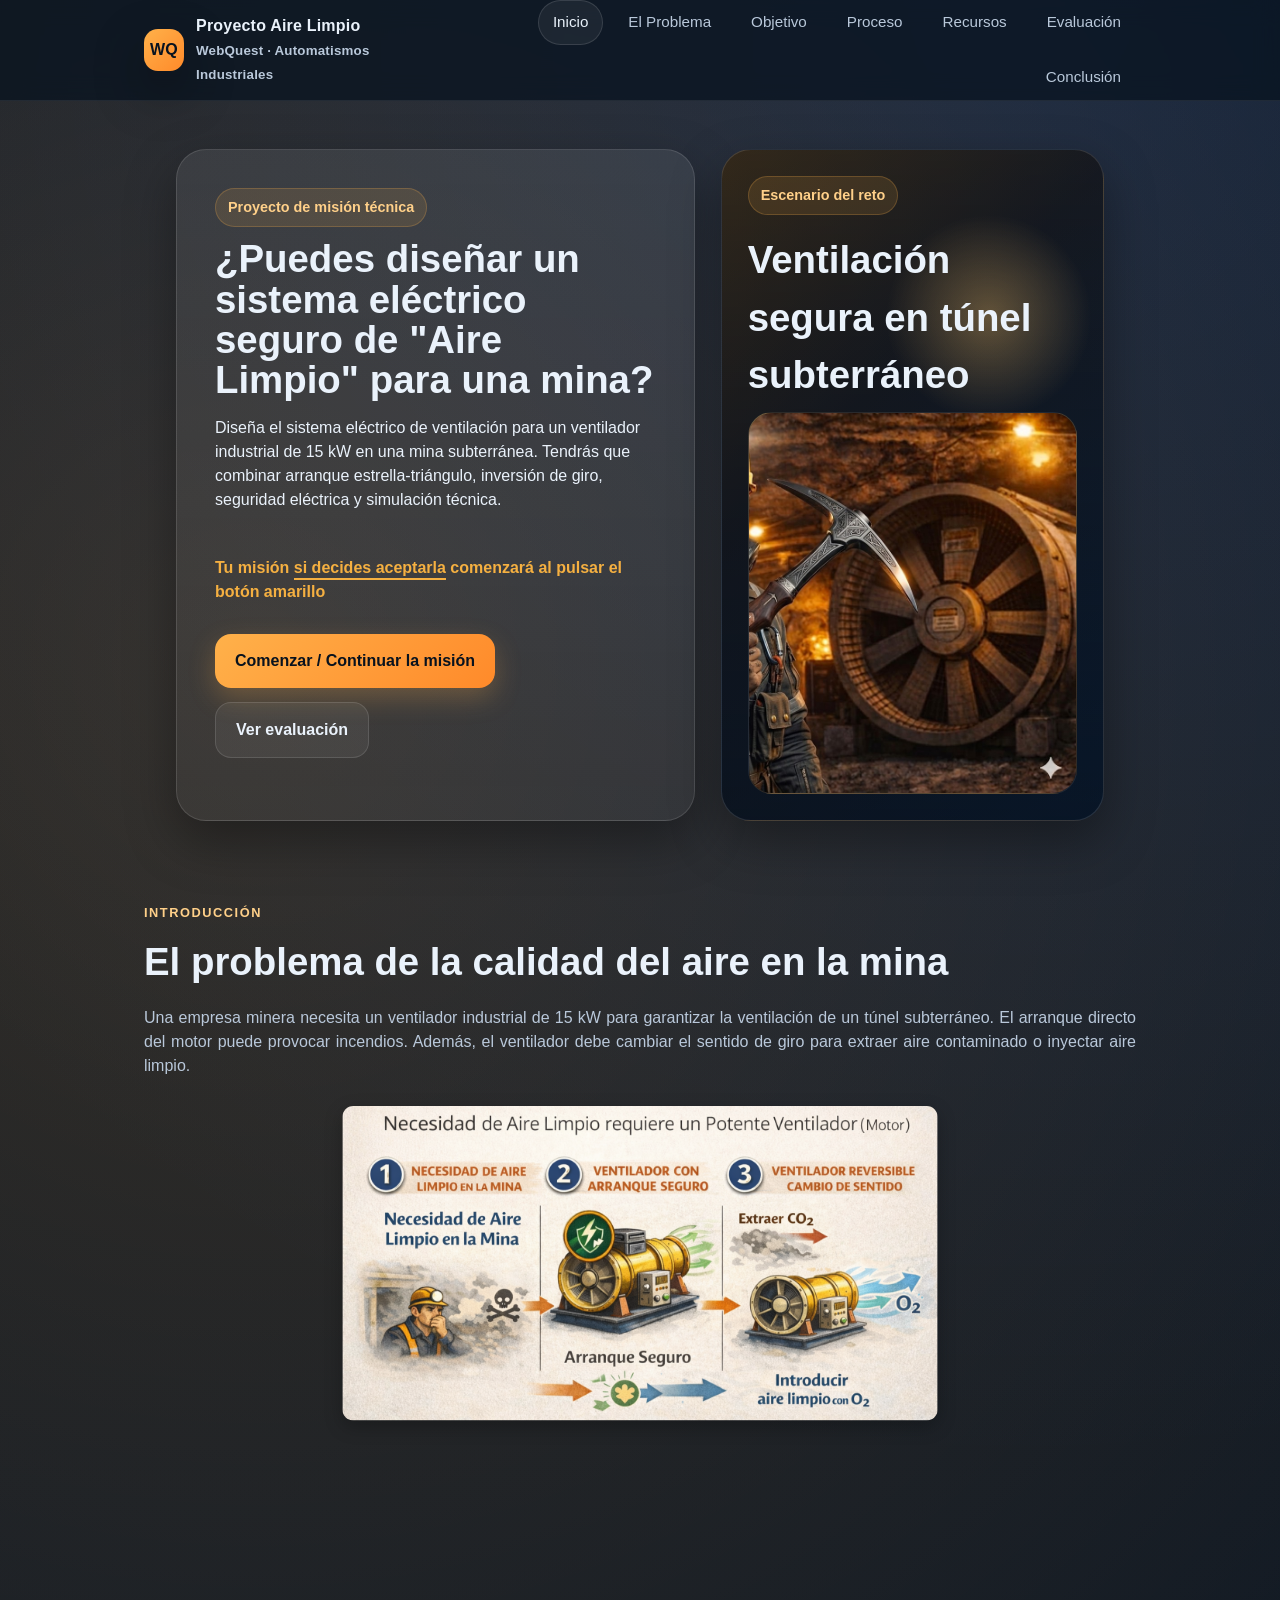
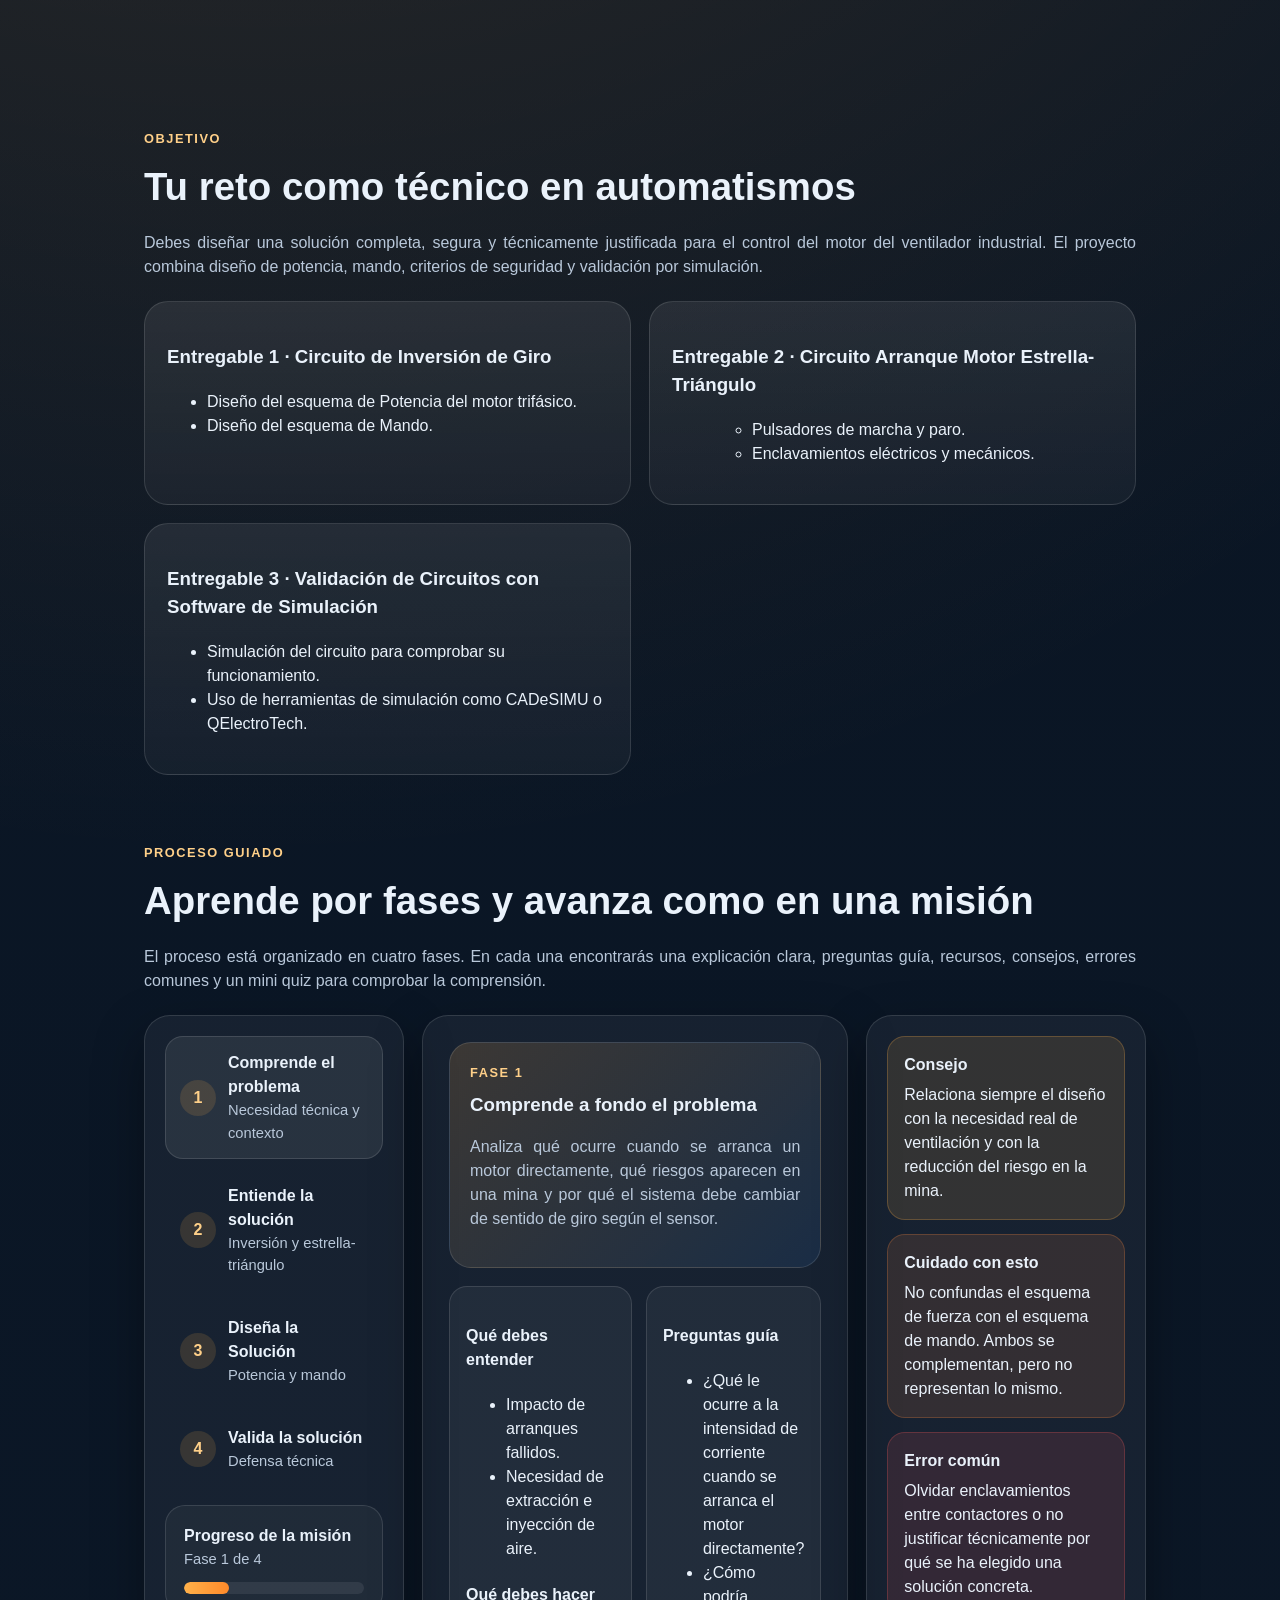
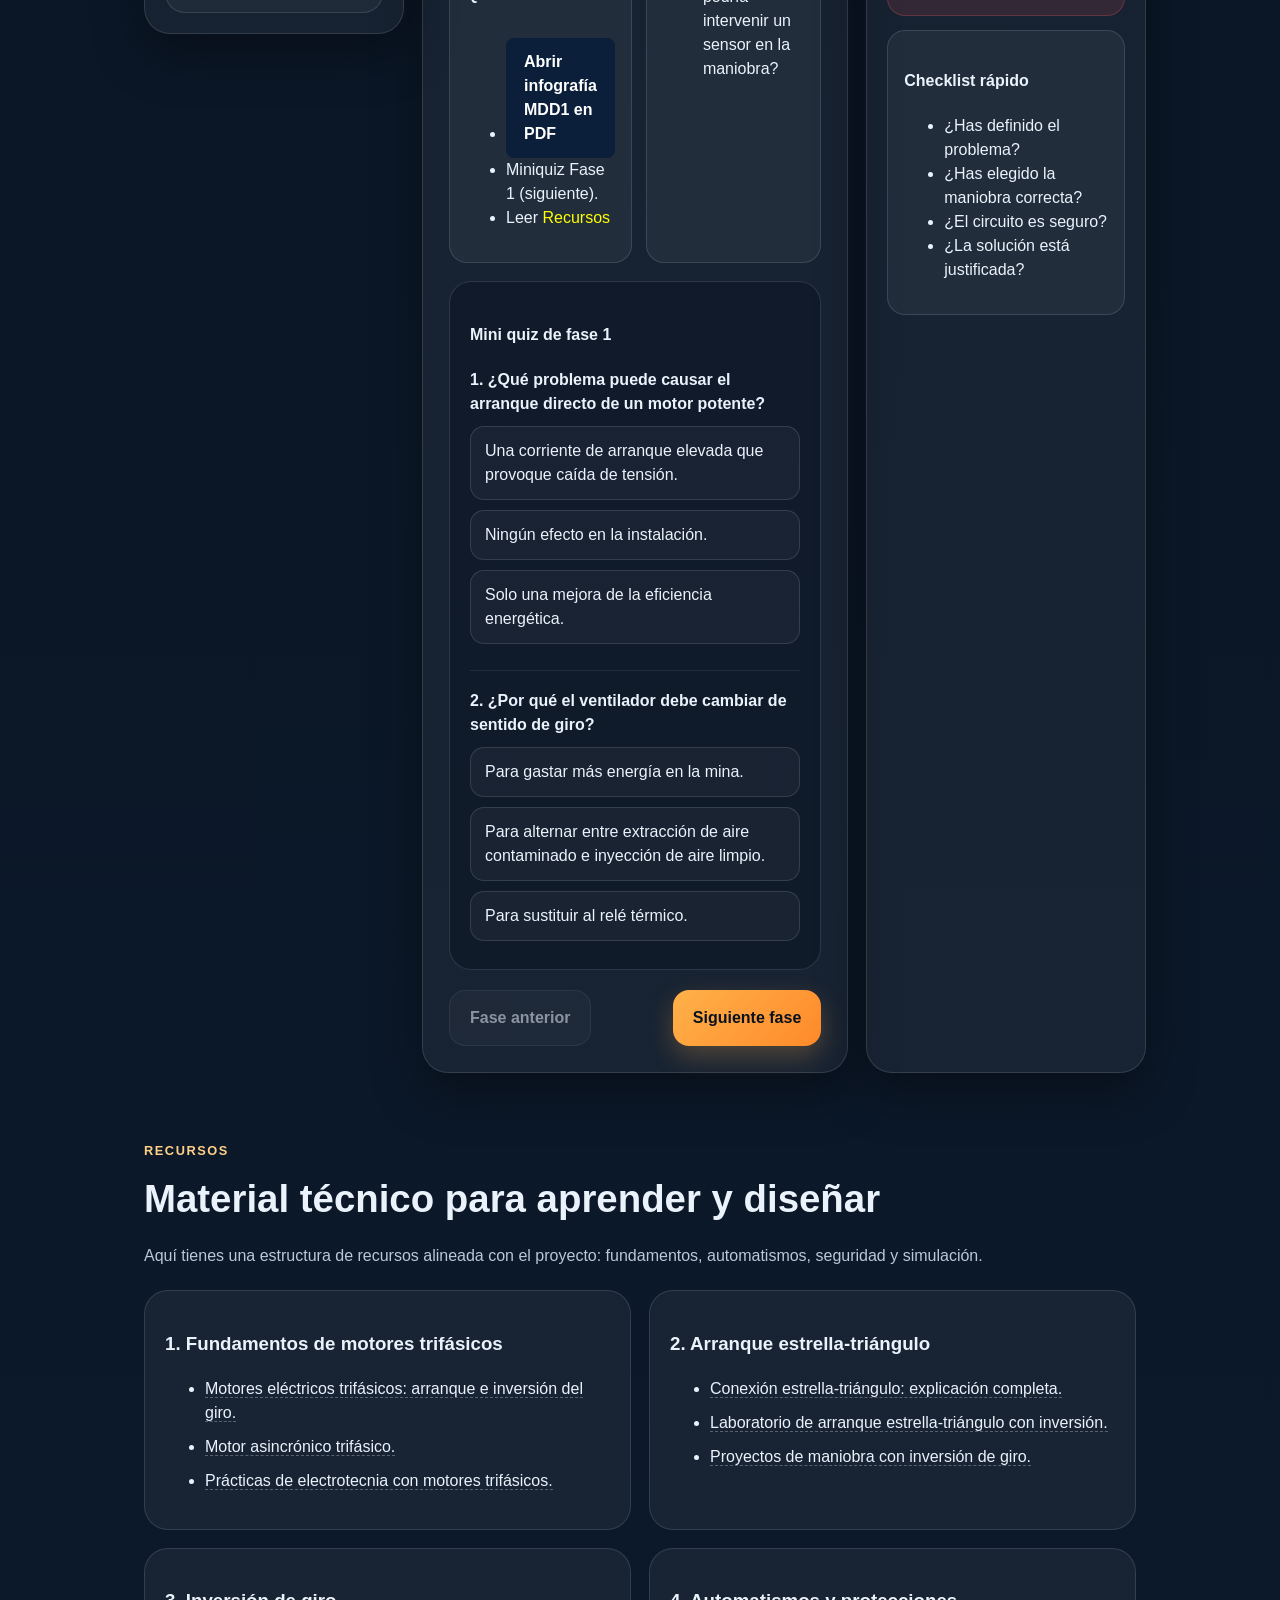
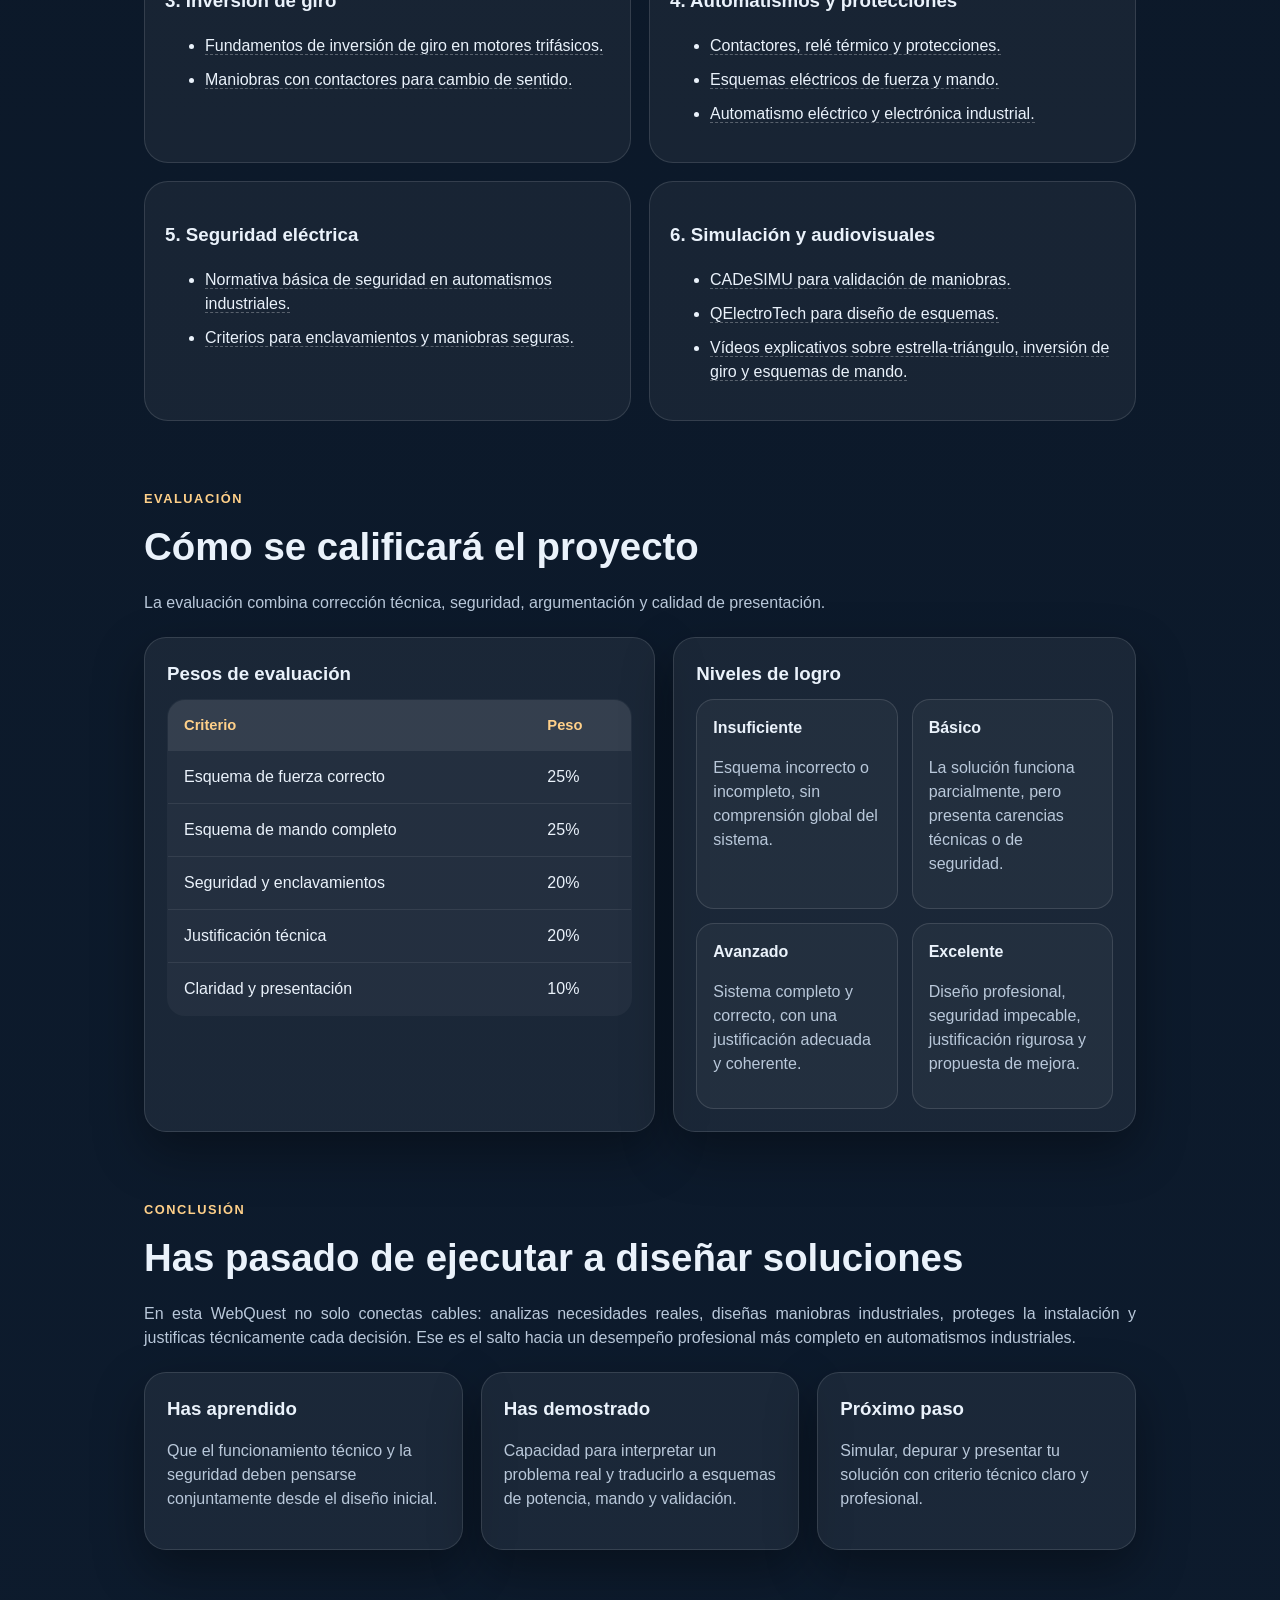
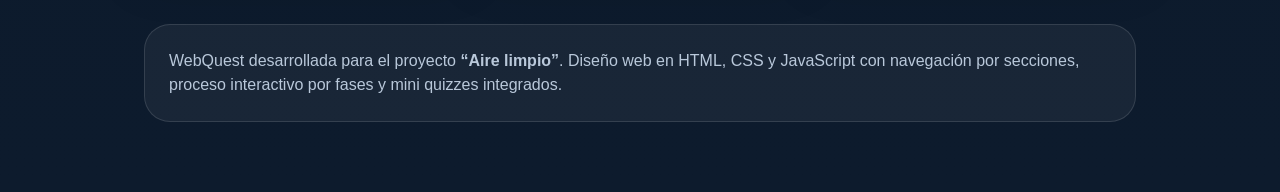
<file: index.html>
<!DOCTYPE html>
<html lang="es">
<head>
  <meta charset="UTF-8" />
  <meta name="viewport" content="width=device-width, initial-scale=1.0" />
  <title>WebQuest · Proyecto Aire Limpio</title>
  <meta name="description" content="WebQuest del proyecto Aire Limpio: diseño del sistema eléctrico de ventilación en una mina." />
  <link rel="stylesheet" href="styles.css" />
</head>
<body>
  <header class="topbar">
    <div class="container topbar-inner">
      <div class="brand">
        <div class="brand-badge">WQ</div>
        <div>
          <div>Proyecto Aire Limpio</div>
          <small class="brand-subtitle">WebQuest · Automatismos Industriales</small>
        </div>
      </div>
      <nav class="nav" id="nav">
        <a href="#inicio" class="active">Inicio</a>
        <a href="#introduccion">El Problema</a>
        <a href="#tarea">Objetivo</a>
        <a href="#proceso">Proceso</a>
        <a href="#recursos">Recursos</a>
        <a href="#evaluacion">Evaluación</a>
        <a href="#conclusion">Conclusión</a>
      </nav>
    </div>
  </header>

  <main>
    <section class="hero" id="inicio">
      <div class="container hero-grid">
        <article class="hero-card">
          <div>
            <div class="eyebrow">Proyecto de misión técnica</div>
            <h1>¿Puedes diseñar un sistema eléctrico seguro de "Aire Limpio" para una mina?</h1>
            <p class="lead">
              Diseña el sistema eléctrico de ventilación para un ventilador industrial de 15 kW en una mina subterránea. Tendrás que combinar arranque estrella-triángulo, inversión de giro, seguridad eléctrica y simulación técnica.
            </p>
            <div class="cta-row">
             <p>
            <span class="highlight">
            Tu misión <span class="underline">si decides aceptarla</span>
            </span>
             <span class="highlight">
            comenzará al pulsar el botón amarillo
            </span>
            </p>
              <button class="btn btn-primary" id="startMission">Comenzar / Continuar la misión</button>
              <a class="btn btn-secondary" href="#evaluacion">Ver evaluación</a>
            </div>
          </div>
        </article>
        <aside class="visual-card" aria-label="Ilustración conceptual de mina con ventilador">
          <div>
            <div class="eyebrow">Escenario del reto</div>
            <h2 class="visual-title">Ventilación segura en túnel subterráneo</h2>
          </div>
          <div class="mine-scene">
          <div class="hero-image">
            <img src="assets/mina.jpeg" alt="Minero con ventilador industrial">
          </div>
          </div>
        </aside>
      </div>
    </section>

    <section id="introduccion">
      <div class="container">
        <div class="section-header">
          <div class="section-kicker">Introducción</div>
          <h2 class="section-title">El problema de la calidad del aire en la mina</h2>
          <p class="section-text">
            Una empresa minera necesita un ventilador industrial de 15 kW para garantizar la ventilación de un túnel subterráneo. El arranque directo del motor puede provocar incendios. Además, el ventilador debe cambiar el sentido de giro para extraer aire contaminado o inyectar aire limpio.
          </p>
        </div>
        <div class="intro-infografia">
        <img src="assets/infografia-aire-mina.png" alt="Infografía sobre la necesidad de aire limpio y el ventilador reversible en la mina">
      </div>
      </div>
    </section>

    <section id="tarea">
      <div class="container">
        <div class="section-header">
          <div class="section-kicker">Objetivo</div>
          <h2 class="section-title">Tu reto como técnico en automatismos</h2>
          <p class="section-text">
            Debes diseñar una solución completa, segura y técnicamente justificada para el control del motor del ventilador industrial. El proyecto combina diseño de potencia, mando, criterios de seguridad y validación por simulación.
          </p>
        </div>

        <div class="deliverables">
          <div class="deliverable-box">
            <h3>Entregable 1 · Circuito de Inversión de Giro</h3>
            <ul>
              <li>Diseño del esquema de Potencia del motor trifásico.</li>
              <li>Diseño del esquema de Mando.</li>  
            </ul>
          </div>
          <div class="deliverable-box">
            <h3>Entregable 2 · Circuito  Arranque Motor Estrella-Triángulo </h3>
            <ul></h3>
            <ul>
              <li>Pulsadores de marcha y paro.</li>
              <li>Enclavamientos eléctricos y mecánicos.</                 
            </ul>
          </div>
          <div class="deliverable-box">
            <h3>Entregable 3 · Validación de Circuitos con Software de Simulación</h3>
            <ul>
              <li>Simulación del circuito para comprobar su funcionamiento.</li>
              <li>Uso de herramientas de simulación como CADeSIMU o QElectroTech.</li>
            </ul>
          </div>
        </div>
      </div>
    </section>

    <section id="proceso">
      <div class="container">
        <div class="section-header">
          <div class="section-kicker">Proceso guiado</div>
          <h2 class="section-title">Aprende por  fases y avanza como en una misión</h2>
          <p class="section-text">
            El proceso está organizado en cuatro fases. En cada una encontrarás una explicación clara, preguntas guía, recursos, consejos, errores comunes y un mini quiz para comprobar la comprensión.
          </p>
        </div>

        <div class="phase-shell">
          <aside class="phase-nav" id="phaseNav">
            <div class="phase-step active" data-phase="0">
              <div class="phase-index">1</div>
              <div>
                <strong>Comprende el problema</strong>
                <div class="phase-step-subtitle">Necesidad técnica y contexto</div>
              </div>
            </div>
            <div class="phase-step" data-phase="1">
              <div class="phase-index">2</div>
              <div>
                <strong>Entiende la solución</strong>
                <div class="phase-step-subtitle">Inversión y estrella-triángulo</div>
              </div>
            </div>
            <div class="phase-step" data-phase="2">
              <div class="phase-index">3</div>
              <div>
                <strong>Diseña la Solución</strong>
                <div class="phase-step-subtitle">Potencia y mando</div>
              </div>
            </div>
            <div class="phase-step" data-phase="3">
              <div class="phase-index">4</div>
              <div>
                <strong>Valida la solución</strong>
                <div class="phase-step-subtitle">Defensa técnica</div>
              </div>
            </div>

            <div class="progress-wrap">
              <strong>Progreso de la misión</strong>
              <div id="progressText" class="progress-text">Fase 1 de 4</div>
              <div class="progress-bar">
                <div class="progress-fill" id="progressFill"></div>
              </div>
            </div>
          </aside>

          <div class="phase-main">
            <article class="phase-pane active" data-phase-pane="0">
              <div class="phase-banner">
                <div class="section-kicker banner-kicker">Fase 1</div>
                <h3>Comprende a fondo el problema</h3>
                <p class="section-text">Analiza qué ocurre cuando se arranca un motor directamente, qué riesgos aparecen en una mina y por qué el sistema debe cambiar de sentido de giro según el sensor.</p>
              </div>

              <div class="info-grid">
                <div class="mini-card">
                  <h4>Qué debes entender</h4>
                  <ul>
                    <li>Impacto de arranques fallidos.</li>
                    <li>Necesidad de extracción e inyección de aire.</li>
                  </ul>
                  <h4>Qué debes hacer</h4>
                  <ul>
                      <li>
                    <a class="btn-pdf" href="assets/MDD1_infografia_aire_limpio_fase1.pdf" target="_blank">
  Abrir infografía MDD1 en PDF </a></li>
                    <li>Miniquiz Fase 1 (siguiente).</li>
                    <li>Leer <a href="https://mariodeagustin.github.io/Webquest/#recursos" target="_blank" style="color: yellow;">Recursos</a>
                  </ul> 
                </div>
                <div class="mini-card">
                  <h4>Preguntas guía</h4>
                  <ul>
                    <li>¿Qué le ocurre a la intensidad de corriente cuando se arranca el motor directamente?</li>
                    <li>¿Cómo podría intervenir un sensor en la maniobra?</li>
                  </ul>
                </div>
              </div>

              <div class="quiz" data-quiz="0">
                <h4>Mini quiz de fase 1</h4>
                <div class="quiz-question">
                  <strong>1. ¿Qué problema puede causar el arranque directo de un motor potente?</strong>
                  <div class="quiz-options">
                    <button class="quiz-option" data-correct="true">Una corriente de arranque elevada que provoque caída de tensión.</button>
                    <button class="quiz-option">Ningún efecto en la instalación.</button>
                    <button class="quiz-option">Solo una mejora de la eficiencia energética.</button>
                  </div>
                  <div class="quiz-feedback"></div>
                </div>
                <div class="quiz-question">
                  <strong>2. ¿Por qué el ventilador debe cambiar de sentido de giro?</strong>
                  <div class="quiz-options">
                    <button class="quiz-option">Para gastar más energía en la mina.</button>
                    <button class="quiz-option" data-correct="true">Para alternar entre extracción de aire contaminado e inyección de aire limpio.</button>
                    <button class="quiz-option">Para sustituir al relé térmico.</button>
                  </div>
                  <div class="quiz-feedback"></div>
                </div>
              </div>
            </article>

            <article class="phase-pane" data-phase-pane="1">
              <div class="phase-banner">
                <div class="section-kicker banner-kicker">Fase 2</div>
                <h3>Entiende la solución a alto nivel</h3>
                <p class="section-text">Define cómo se invertirá el giro del motor y por qué el arranque estrella-triángulo es adecuado para reducir la corriente inicial.</p>
              </div>

              <div class="info-grid">
                <div class="mini-card">
                  <h4>Bloque 1 · Inversión de giro</h4>
                  <ul>
                    <li>Intercambio de dos fases.</li>
                    <li>Uso de contactores para cada sentido.</li>
                    <li>Evitar activación simultánea.</li>
                  </ul>
                </div>
                <div class="mini-card">
                  <h4>Bloque 2 · Estrella-triángulo</h4>
                  <ul>
                    <li>Arranque inicial en estrella.</li>
                    <li>Conmutación posterior a triángulo.</li>
                    <li>Reducción de la corriente de arranque.</li>
                  </ul>
                </div>
              </div>

              <div class="mini-card top-gap">
                <h4>Qué debes hacer</h4>
                <ul>
                  <li>Profundizar en <a href="https://mariodeagustin.github.io/Webquest/#recursos" target="_blank" style="color: yellow;">Recursos</a>
                  <li>Resolver el miniquiz de la fase 2.</li>
                </ul>
            <a class="btn-edpuzzle" href="https://edpuzzle.com/join/donanhu" target="_blank">
    Abrir actividad en Edpuzzle</a>
<p class="section-text"> Para entender la importancia de la simulación, puedes revisar esta explicación interactiva sobre motores trifásicos: </p>
<a class="btn-mdd" href="assets/motor_trifasico_video_explicativo.html" target="_blank">
  Abrir recurso interactivo: motor trifásico
</a>
              <div class="quiz" data-quiz="1">
                <h4>Mini quiz de fase 2</h4>
                <div class="quiz-question">
                  <strong>1. ¿Cómo cambia el sentido de giro de un motor trifásico?</strong>
                  <div class="quiz-options">
                    <button class="quiz-option">Aumentando la tensión de mando.</button>
                    <button class="quiz-option" data-correct="true">Intercambiando dos fases de alimentación.</button>
                    <button class="quiz-option">Añadiendo un fusible más grande.</button>
                  </div>
                  <div class="quiz-feedback"></div>
                </div>
                <div class="quiz-question">
                  <strong>2. ¿Para qué se usa el arranque estrella-triángulo?</strong>
                  <div class="quiz-options">
                    <button class="quiz-option">Para eliminar el circuito de mando.</button>
                    <button class="quiz-option" data-correct="true">Para reducir la corriente de arranque y luego pasar al régimen normal.</button>
                    <button class="quiz-option">Para evitar el uso de contactores.</button>
                  </div>
                  <div class="quiz-feedback"></div>
                </div>
              </div>
            </article>

            <article class="phase-pane" data-phase-pane="2">
              <div class="phase-banner">
                <div class="section-kicker banner-kicker">Fase 3</div>
                <h3>Diseña  los circuitos según funciones básicas</h3>
                <p class="section-text">Es el momento de dibujar el esquema de fuerza y el esquema de mando. </p>
<p class="section-text"> Aquí tienes las plantillas para los entregables: </p>

<div class="container">
  
<!-- Formulario embebido -->
<iframe src="https://docs.google.com/forms/d/e/1FAIpQLSeAd_P1p9uak_XLT7BR7yTJCIVrQdIt0bo0REYWbbdEq4Krww/viewform?embedded=true"
        width="100%" height="300"></iframe>
  <ul>
    <li>
      <span class="highlight"><strong>Entregable 2:</strong></span>
      <a href="ent2.docx" target="_blank">Descargar formulario2</a>
    </li>
  </ul>

</div>
              <div class="cards two-cols">
                <div class="card">
                  <h4>Esquema de fuerza</h4>
                  <ul>
                    <li>Alimentación trifásica.</li>
                    <li>Protecciones.</li>
                    <li>Contactores de línea, estrella, triángulo y giro.</li>
                    <li>Motor de 15 kW.</li>
                  </ul>
                </div>
                <div class="card">
                  <h4>Esquema de mando</h4>
                  <ul>
                    <li>Pulsador de marcha y paro.</li>
                    <li>Temporizador de conmutación.</li>
                    <li>Bobinas de contactores.</li>
                    <li>Enclavamientos de seguridad.</li>
                  </ul>
                </div>
              </div>
              <div class="quiz" data-quiz="2">
                <h4>Mini quiz de fase 3</h4>
                <div class="quiz-question">
                  <strong>1. ¿Qué dos esquemas principales debes diseñar?</strong>
                  <div class="quiz-options">
                    <button class="quiz-option">Solo el de señalización y el neumático.</button>
                    <button class="quiz-option" data-correct="true">El esquema de fuerza y el esquema de mando.</button>
                    <button class="quiz-option">Solo el de potencia.</button>
                  </div>
                  <div class="quiz-feedback"></div>
                </div>
                <div class="quiz-question">
                  <strong>2. ¿Qué elemento permite cambiar de estrella a triángulo tras un tiempo?</strong>
                  <div class="quiz-options">
                    <button class="quiz-option">Un piloto luminoso.</button>
                    <button class="quiz-option">Un diferencial.</button>
                    <button class="quiz-option" data-correct="true">Un temporizador.</button>
                  </div>
                  <div class="quiz-feedback"></div>
                </div>
              </div>
            </article>         
            <article class="phase-pane" data-phase-pane="4">
              <div class="phase-banner">
                <div class="section-kicker banner-kicker">Fase 4</div>
                <h3>Valida la solución con simulación</h3>
                <p class="section-text">Explica por qué has elegido esa arquitectura, cómo protege la instalación y qué valor aporta la simulación. Aquí pasas de ejecutar a argumentar como un profesional.</p>
              <a class="btn-genially" href="https://view.genially.com/6a2366c9c0d655315b3a4bfd" target="_blank">
  Abrir actividad en Genially de Repaso
</a>
                <p class="section-text"> Aquí tienes las plantillas para los entregables: </p>
 <li><span class="highlight"><strong>Entregable 3:</strong></span><a href="ent3.docx" target="_blank">
<span class="underline">Simulación Esquema de Inversión de giro y arranque estrella-triángulo</span> </a></ul>
              <div class="cards two-cols">
                <div class="card">
                  <h4>Qué debes justificar</h4>
                  <ul>
                    <li>Beneficios del arranque estrella-triángulo.</li>
                    <li>Razón de los enclavamientos.</li>
                    <li>Relación entre seguridad y funcionamiento.</li>
                    <li>Posibles mejoras, como variador de frecuencia.</li>
                  </ul>
                </div>
                <div class="card">
                  <h4>Consejos de defensa</h4>
                  <ul>
                    <li>Usa un lenguaje técnico claro.</li>
                    <li>Apóyate en esquemas y simulaciones.</li>
                    <li>Conecta cada decisión con una necesidad real de la mina.</li>
                  </ul>
                </div>
              </div>

              <div class="quiz" data-quiz="4">
                <h4>Mini quiz de fase 4</h4>
                <div class="quiz-question">
                  <strong>1. ¿Qué debe incluir una buena justificación técnica?</strong>
                  <div class="quiz-options">
                    <button class="quiz-option">Solo una descripción estética del esquema.</button>
                    <button class="quiz-option" data-correct="true">Razones técnicas, criterios de seguridad y explicación del funcionamiento.</button>
                    <button class="quiz-option">Únicamente el nombre de los componentes.</button>
                  </div>
                  <div class="quiz-feedback"></div>
                </div>
                <div class="quiz-question">
                  <strong>2. ¿Qué mejora opcional aparece como propuesta en el proyecto?</strong>
                  <div class="quiz-options">
                    <button class="quiz-option">Instalar una batería adicional.</button>
                    <button class="quiz-option" data-correct="true">Valorar el uso de un variador de frecuencia.</button>
                    <button class="quiz-option">Sustituir todos los contactores por fusibles.</button>
                  </div>
                  <div class="quiz-feedback"></div>
                </div>
              </div>
            </article>

            <div class="phase-controls">
              <button class="btn btn-secondary" id="prevPhase">Fase anterior</button>
              <button class="btn btn-primary" id="nextPhase">Siguiente fase</button>
            </div>
          </div>

          <aside class="phase-side">
            <div class="callout tip">
              <h4>Consejo</h4>
              <p>Relaciona siempre el diseño con la necesidad real de ventilación y con la reducción del riesgo en la mina.</p>
            </div>
            <div class="callout warn">
              <h4>Cuidado con esto</h4>
              <p>No confundas el esquema de fuerza con el esquema de mando. Ambos se complementan, pero no representan lo mismo.</p>
            </div>
            <div class="callout error">
              <h4>Error común</h4>
              <p>Olvidar enclavamientos entre contactores o no justificar técnicamente por qué se ha elegido una solución concreta.</p>
            </div>
            <div class="mini-card side-gap">
              <h4>Checklist rápido</h4>
              <ul>
                <li>¿Has definido el problema?</li>
                <li>¿Has elegido la maniobra correcta?</li>
                <li>¿El circuito es seguro?</li>
                <li>¿La solución está justificada?</li>
              </ul>
            </div>
          </aside>
        </div>
      </div>
    </section>

    <section id="recursos">
      <div class="container">
        <div class="section-header">
          <div class="section-kicker">Recursos</div>
          <h2 class="section-title">Material técnico para aprender y diseñar</h2>
          <p class="section-text">Aquí tienes una estructura de recursos alineada con el proyecto: fundamentos, automatismos, seguridad y simulación.</p>
        </div>

        
        <div class="resource-grid">
          <div class="resource-category">
            <h3>1. Fundamentos de motores trifásicos</h3>
            <ul>
              <li><a class="resource-link" href="https://www.editores.com.ar/sites/default/files/ie334_farina_motores.pdf" target="_blank" rel="noopener noreferrer">Motores eléctricos trifásicos: arranque e inversión del giro.</a></li>
              <li><a class="resource-link" href="https://www.kimerius.com/app/download/5783169737/Motores+as%C3%ADncronos.pdf" target="_blank" rel="noopener noreferrer">Motor asincrónico trifásico.</a></li>
              <li><a class="resource-link" href="https://www.youtube.com/watch?v=v6BwY1HwxOo" target="_blank" rel="noopener noreferrer">Prácticas de electrotecnia con motores trifásicos.</a></li>
            </ul>
          </div>
          <div class="resource-category">
            <h3>2. Arranque estrella-triángulo</h3>
            <ul>
              <li><a class="resource-link" href="https://automatismoindustrial.com/curso-instalador-electricista-de-baja-tension/arranque-estrella-triangulo/" target="_blank" rel="noopener noreferrer">Conexión estrella-triángulo: explicación completa.</a></li>
              <li><a class="resource-link" href="https://unlp.edu.ar/wp-content/uploads/32/33732/cbe4aba99c3a4eccc904dd2c666d1f03.pdf" target="_blank" rel="noopener noreferrer">Laboratorio de arranque estrella-triángulo con inversión.</a></li>
              <li><a class="resource-link" href="https://masam.cuautitlan.unam.mx/dycme/ce/practica-3/" target="_blank" rel="noopener noreferrer">Proyectos de maniobra con inversión de giro.</a></li>
            </ul>
          </div>
          <div class="resource-category">
            <h3>3. Inversión de giro</h3>
            <ul>
              <li><a class="resource-link" href="https://mecatrans.es/seguridad-automatizacion-protocolos-y-normativas/" target="_blank" rel="noopener noreferrer">Fundamentos de inversión de giro en motores trifásicos.</a></li>
              <li><a class="resource-link" href="https://motordirect.es/WIKI/instalacion_electrica_para_invertir_giro_en_motor_monofasico.html?srsltid=AfmBOorOzHBD-8KnBe3nAGD_L2CJGWyukBOT_qWhZ84uruoO44g7RaVB" target="_blank" rel="noopener noreferrer">Maniobras con contactores para cambio de sentido.</a></li>
            </ul>
          </div>
          <div class="resource-category">
            <h3>4. Automatismos y protecciones</h3>
            <ul>
              <li><a class="resource-link" href="https://blog.escuelacontrolmas.com/conexion-del-contactor-y-rele-termico-proteccion-para-tu-motor/" target="_blank" rel="noopener noreferrer">Contactores, relé térmico y protecciones.</a></li>
              <li><a class="resource-link" href="https://cade-simu.com/" target="_blank" rel="noopener noreferrer">Esquemas eléctricos de fuerza y mando.</a></li>
              <li><a class="resource-link" href="https://www.youtube.com/watch?v=tuDLXeNcHY4" target="_blank" rel="noopener noreferrer">Automatismo eléctrico y electrónica industrial.</a></li>
            </ul>
          </div>
          <div class="resource-category">
            <h3>5. Seguridad eléctrica</h3>
            <ul>
              <li><a class="resource-link" href="https://mecatrans.es/seguridad-automatizacion-protocolos-y-normativas/" target="_blank" rel="noopener noreferrer">Normativa básica de seguridad en automatismos industriales.</a></li>
              <li><a class="resource-link" href="https://www.digikey.es/es/articles/basics-of-safety-interlocks?srsltid=AfmBOoq9-N7CHBE1mAh5mpSXgm-ykJgX3JyYMO_bYf_S-TNEE_vRdsbB" target="_blank" rel="noopener noreferrer">Criterios para enclavamientos y maniobras seguras.</a></li>
            </ul>
          </div>
          <div class="resource-category">
            <h3>6. Simulación y audiovisuales</h3>
            <ul>
              <li><a class="resource-link" href="https://cade-simu.com/=" target="_blank" rel="noopener noreferrer">CADeSIMU para validación de maniobras.</a></li>
              <li><a class="resource-link" href="https://qelectrotech.org/" target="_blank" rel="noopener noreferrer">QElectroTech para diseño de esquemas.</a></li>
              <li><a class="resource-link" href="https://www.youtube.com/results?search_query=estrella+triángulo+inversión+de+giro+esquema+de+mando" target="_blank" rel="noopener noreferrer">Vídeos explicativos sobre estrella-triángulo, inversión de giro y esquemas de mando.</a></li>
            </ul>
          </div>
        </div>

      </div>
    </section>

    <section id="evaluacion">
      <div class="container">
        <div class="section-header">
          <div class="section-kicker">Evaluación</div>
          <h2 class="section-title">Cómo se calificará el proyecto</h2>
          <p class="section-text">La evaluación combina corrección técnica, seguridad, argumentación y calidad de presentación.</p>
        </div>

        <div class="evaluation-shell">
          <div class="card">
            <h3>Pesos de evaluación</h3>
            <table>
              <thead>
                <tr>
                  <th>Criterio</th>
                  <th>Peso</th>
                </tr>
              </thead>
              <tbody>
                <tr><td>Esquema de fuerza correcto</td><td>25%</td></tr>
                <tr><td>Esquema de mando completo</td><td>25%</td></tr>
                <tr><td>Seguridad y enclavamientos</td><td>20%</td></tr>
                <tr><td>Justificación técnica</td><td>20%</td></tr>
                <tr><td>Claridad y presentación</td><td>10%</td></tr>
              </tbody>
            </table>
          </div>

          <div class="card">
            <h3>Niveles de logro</h3>
            <div class="levels">
              <div class="level">
                <strong>Insuficiente</strong>
                <p>Esquema incorrecto o incompleto, sin comprensión global del sistema.</p>
              </div>
              <div class="level">
                <strong>Básico</strong>
                <p>La solución funciona parcialmente, pero presenta carencias técnicas o de seguridad.</p>
              </div>
              <div class="level">
                <strong>Avanzado</strong>
                <p>Sistema completo y correcto, con una justificación adecuada y coherente.</p>
              </div>
              <div class="level">
                <strong>Excelente</strong>
                <p>Diseño profesional, seguridad impecable, justificación rigurosa y propuesta de mejora.</p>
              </div>
            </div>
          </div>
        </div>
      </div>
    </section>

    <section id="conclusion">
      <div class="container">
        <div class="section-header">
          <div class="section-kicker">Conclusión</div>
          <h2 class="section-title">Has pasado de ejecutar a diseñar soluciones</h2>
          <p class="section-text">
            En esta WebQuest no solo conectas cables: analizas necesidades reales, diseñas maniobras industriales, proteges la instalación y justificas técnicamente cada decisión. Ese es el salto hacia un desempeño profesional más completo en automatismos industriales.
          </p>
        </div>

        <div class="cards">
          <div class="card">
            <h3>Has aprendido</h3>
            <p>Que el funcionamiento técnico y la seguridad deben pensarse conjuntamente desde el diseño inicial.</p>
          </div>
          <div class="card">
            <h3>Has demostrado</h3>
            <p>Capacidad para interpretar un problema real y traducirlo a esquemas de potencia, mando y validación.</p>
          </div>
          <div class="card">
            <h3>Próximo paso</h3>
            <p>Simular, depurar y presentar tu solución con criterio técnico claro y profesional.</p>
          </div>
        </div>
      </div>
    </section>
  </main>

  <footer class="footer">
    <div class="container">
      <div class="footer-box">
        WebQuest desarrollada para el proyecto <strong>“Aire limpio”</strong>. Diseño web en HTML, CSS y JavaScript con navegación por secciones, proceso interactivo por fases y mini quizzes integrados.
      </div>
    </div>
  </footer>

  <script src="script.js"></script>
</body>
</html>
</file>
<file: styles.css>
:root {
  --bg: #0b1726;
  --bg-soft: #10233a;
  --panel: #132a45;
  --panel-2: #1a3658;
  --card: rgba(255, 255, 255, 0.08);
  --text: #eaf2fb;
  --muted: #b9c8da;
  --accent: #ffb14a;
  --accent-2: #ffd089;
  --success: #39c27a;
  --warning: #ff8c42;
  --danger: #ff5d5d;
  --border: rgba(255, 255, 255, 0.12);
  --shadow: 0 20px 50px rgba(0, 0, 0, 0.35);
  --radius: 22px;
  --max: 1240px;
}

* {
  box-sizing: border-box;
}

html {
  scroll-behavior: smooth;
}

body {
  margin: 0;
  font-family: Inter, "Segoe UI", Arial, sans-serif;
  background:
    radial-gradient(circle at 20% 10%, rgba(255, 177, 74, 0.18), transparent 30%),
    radial-gradient(circle at 80% 0%, rgba(38, 117, 255, 0.15), transparent 22%),
    linear-gradient(180deg, #091320 0%, #0d1b2d 100%);
  color: var(--text);
  line-height: 1.5;
}

a {
  color: inherit;
  text-decoration: none;
}

button {
  font: inherit;
}

.container {
  width: min(var(--max), calc(80% - 32px));
  margin: 0 auto;
}

.topbar {
  position: sticky;
  top: 0;
  z-index: 30;
  backdrop-filter: blur(12px);
  background: rgba(7, 18, 31, 0.72);
  border-bottom: 1px solid rgba(255, 255, 255, 0.08);
}

.topbar-inner {
  display: flex;
  align-items: center;
  justify-content: space-between;
  gap: 16px;
  min-height: 72px;
}

.brand {
  display: flex;
  align-items: center;
  gap: 12px;
  font-weight: 800;
  letter-spacing: 0.2px;
}

.brand-badge {
  width: 42px;
  height: 42px;
  border-radius: 14px;
  display: grid;
  place-items: center;
  background: linear-gradient(135deg, var(--accent), #ff8a2a);
  color: #091320;
  font-weight: 900;
  box-shadow: var(--shadow);
}

.brand-subtitle {
  color: var(--muted);
  font-weight: 600;
}

.nav {
  display: flex;
  flex-wrap: wrap;
  gap: 10px;
  align-items: center;
  justify-content: flex-end;
}

.nav a {
  padding: 10px 14px;
  border-radius: 999px;
  color: var(--muted);
  border: 1px solid transparent;
  transition: 0.25s ease;
  font-size: 0.95rem;
}

.nav a:hover,
.nav a.active {
  color: var(--text);
  border-color: var(--border);
  background: rgba(255, 255, 255, 0.06);
}

.hero {
  padding: 48px 40px;
}

.hero-grid {
  display: grid;
  grid-template-columns: 1.15fr 0.85fr;
  gap: 26px;
  align-items: stretch;
}
.hero-card,
.visual-card {
  border: 1px solid var(--border);
  border-radius: 30px;
  background: linear-gradient(180deg, rgba(255, 255, 255, 0.08), rgba(255, 255, 255, 0.04));
  box-shadow: var(--shadow);
  overflow: hidden;
  position: relative;
}

.hero-card {
  padding: 38px;
  min-height: 520px;
  display: flex;
  flex-direction: column;
  justify-content: space-between;
}

.eyebrow {
  display: inline-flex;
  align-items: center;
  gap: 8px;
  width: fit-content;
  padding: 8px 12px;
  border-radius: 999px;
  background: rgba(255, 177, 74, 0.12);
  color: var(--accent-2);
  border: 1px solid rgba(255, 177, 74, 0.22);
  font-size: 0.9rem;
  font-weight: 700;
}

h1 {
  font-size: clamp(1.4rem, 3vw, 2.6rem);
  line-height: 1.05;
  margin: 12px 0;
  max-width: none;
};
.lead {
  color: var(--muted);
  font-size: 1.08rem;
  max-width: 62ch;
  margin-bottom: 24px;
}

.cta-row {
  display: flex;
  flex-wrap: wrap;
  gap: 14px;
  margin: 28px 0 24px;
}

.btn {
  appearance: none;
  border: none;
  cursor: pointer;
  border-radius: 16px;
  padding: 15px 20px;
  font-size: 1rem;
  font-weight: 800;
  transition: transform 0.2s ease, box-shadow 0.2s ease, background 0.2s ease;
}

.btn:hover {
  transform: translateY(-2px);
}

.btn-primary {
  background: linear-gradient(135deg, var(--accent), #ff8a2a);
  color: #08121e;
  box-shadow: 0 10px 26px rgba(255, 177, 74, 0.25);
}

.btn-secondary {
  background: rgba(255, 255, 255, 0.06);
  color: var(--text);
  border: 1px solid var(--border);
}

.hero-metrics {
  display: grid;
  grid-template-columns: repeat(3, 1fr);
  gap: 14px;
  margin-top: 26px;
}

.metric {
  background: rgba(255, 255, 255, 0.06);
  border: 1px solid var(--border);
  border-radius: 20px;
  padding: 16px;
}

.metric strong {
  display: block;
  font-size: 1.6rem;
  margin-bottom: 4px;
}

.visual-card {
  min-height: 520px;
  background:
    linear-gradient(180deg, rgba(5, 11, 20, 0.22), rgba(5, 11, 20, 0.58)),
    radial-gradient(circle at 70% 25%, rgba(255, 200, 110, 0.5), transparent 18%),
    linear-gradient(135deg, #40311c 0%, #1a1d24 38%, #0c2441 100%);
  padding: 26px;
  display: flex;
  flex-direction: column;
  justify-content: space-between;
}

.visual-title {
  margin: 16px 0 8px;
  font-size: clamp(1.6rem, 3vw, 2.4rem);
}

.visual-text {
  max-width: 42ch;
}

.mine-scene {
  position: relative;
  flex: 1;
  min-height: 300px;
  border-radius: 24px;
  background:
    radial-gradient(circle at 75% 18%, rgba(255, 211, 128, 0.9), rgba(255, 180, 80, 0.18) 16%, transparent 25%),
    linear-gradient(180deg, rgba(0, 0, 0, 0.08), rgba(0, 0, 0, 0.42)),
    linear-gradient(135deg, #6c5433 0%, #372a1c 40%, #16263e 100%);
  overflow: hidden;
  border: 1px solid rgba(255, 255, 255, 0.08);
}

.tunnel {
  position: absolute;
  inset: 14% 6% 9% 8%;
  border-radius: 32px 32px 180px 180px;
  border: 10px solid rgba(255, 255, 255, 0.14);
  background:
    radial-gradient(circle at 60% 48%, rgba(255, 255, 255, 0.05), transparent 40%),
    linear-gradient(180deg, rgba(0, 0, 0, 0.1), rgba(0, 0, 0, 0.42));
}

.fan {
  position: absolute;
  right: 10%;
  bottom: 18%;
  width: 220px;
  height: 220px;
  border-radius: 50%;
  border: 12px solid rgba(230, 236, 245, 0.82);
  box-shadow: inset 0 0 0 16px rgba(18, 28, 42, 0.95), 0 12px 34px rgba(0, 0, 0, 0.35);
  background: radial-gradient(circle, #0c1622 34%, rgba(255, 255, 255, 0.02) 35%);
}

.fan-blades {
  position: absolute;
  inset: 22px;
  border-radius: 50%;
  animation: spin 18s linear infinite;
}

.blade {
  position: absolute;
  left: 50%;
  top: 50%;
  width: 34%;
  height: 18%;
  background: linear-gradient(90deg, rgba(255, 177, 74, 0.18), rgba(220, 230, 242, 0.88));
  transform-origin: 0% 50%;
  border-radius: 90px 18px 18px 90px;
  box-shadow: 0 0 18px rgba(255, 255, 255, 0.08);
}

.blade:nth-child(1) { transform: translate(-6%, -50%) rotate(0deg); }
.blade:nth-child(2) { transform: translate(-6%, -50%) rotate(72deg); }
.blade:nth-child(3) { transform: translate(-6%, -50%) rotate(144deg); }
.blade:nth-child(4) { transform: translate(-6%, -50%) rotate(216deg); }
.blade:nth-child(5) { transform: translate(-6%, -50%) rotate(288deg); }

@keyframes spin {
  from { transform: rotate(0deg); }
  to { transform: rotate(360deg); }
}

.mission-bar {
  display: grid;
  grid-template-columns: repeat(4, 1fr);
  gap: 10px;
  margin-top: 18px;
}

.mission-chip {
  padding: 14px 12px;
  border-radius: 18px;
  background: rgba(7, 17, 29, 0.58);
  border: 1px solid rgba(255, 255, 255, 0.12);
  min-height: 88px;
}

.mission-chip span {
  display: block;
  color: var(--accent-2);
  font-weight: 800;
  margin-bottom: 6px;
}

section {
  padding: 34px 0;
  scroll-margin-top: 92px;
}

.section-header {
  margin-bottom: 22px;
}

.section-kicker {
  text-transform: uppercase;
  letter-spacing: 0.12em;
  color: var(--accent-2);
  font-size: 0.8rem;
  font-weight: 800;
  margin-bottom: 10px;
}

.section-title {
  font-size: clamp(1.7rem, 3vw, 2.7rem);
  margin: 0 0 10px;
}

.section-text {
  color: var(--muted);
  max-width: 78ch;
}

.cards {
  display: grid;
  grid-template-columns: repeat(3, 1fr);
  gap: 18px;
}

.two-cols {
  grid-template-columns: repeat(2, 1fr);
}

.card {
  background: rgba(255, 255, 255, 0.06);
  border: 1px solid var(--border);
  border-radius: var(--radius);
  padding: 22px;
  box-shadow: var(--shadow);
}

.card h3,
.card h4 {
  margin-top: 0;
  margin-bottom: 10px;
}

.card p,
.card li {
  color: var(--muted);
}

.deliverables {
  display: grid;
  grid-template-columns: repeat(2, 1fr);
  gap: 18px;
  margin-top: 18px;
}

.deliverable-box {
  padding: 22px;
  border-radius: 24px;
  background: linear-gradient(180deg, rgba(255, 255, 255, 0.08), rgba(255, 255, 255, 0.04));
  border: 1px solid var(--border);
}

.phase-shell {
  display: grid;
  grid-template-columns: 260px 1fr 280px;
  gap: 18px;
  margin-top: 18px;
}

.phase-nav,
.phase-main,
.phase-side {
  border-radius: 26px;
  border: 1px solid var(--border);
  background: rgba(255, 255, 255, 0.05);
  box-shadow: var(--shadow);
}

.phase-nav {
  padding: 20px;
  position: sticky;
  top: 98px;
  height: fit-content;
}

.phase-step {
  display: flex;
  align-items: center;
  gap: 12px;
  padding: 14px;
  margin-bottom: 10px;
  border-radius: 18px;
  cursor: pointer;
  border: 1px solid transparent;
  transition: 0.2s ease;
}

.phase-step:hover,
.phase-step.active {
  background: rgba(255, 255, 255, 0.08);
  border-color: var(--border);
}

.phase-step-subtitle,
.progress-text {
  color: var(--muted);
  font-size: 0.92rem;
}

.phase-index {
  width: 36px;
  height: 36px;
  border-radius: 50%;
  display: grid;
  place-items: center;
  background: rgba(255, 177, 74, 0.14);
  color: var(--accent-2);
  font-weight: 800;
  flex: 0 0 auto;
}

.phase-main {
  padding: 26px;
}

.phase-side {
  padding: 20px;
}

.phase-pane {
  display: none;
}

.phase-pane.active {
  display: block;
}

.phase-banner {
  padding: 20px;
  border-radius: 22px;
  background: linear-gradient(135deg, rgba(255, 177, 74, 0.16), rgba(43, 97, 163, 0.18));
  border: 1px solid var(--border);
  margin-bottom: 18px;
}

.banner-kicker {
  margin-bottom: 8px;
}

.phase-banner h3 {
  margin: 0 0 8px;
}

.info-grid {
  display: grid;
  grid-template-columns: repeat(2, 1fr);
  gap: 14px;
  margin: 18px 0;
}

.mini-card {
  background: rgba(255, 255, 255, 0.05);
  border: 1px solid var(--border);
  border-radius: 18px;
  padding: 16px;
}

.top-gap {
  margin-top: 16px;
}

.side-gap {
  margin-top: 14px;
}

.callout {
  padding: 16px;
  border-radius: 18px;
  margin-bottom: 14px;
  border: 1px solid transparent;
}

.callout h4 {
  margin: 0 0 6px;
}

.callout p,
.callout li {
  margin: 0;
  color: var(--text);
}

.callout.tip {
  background: rgba(255, 177, 74, 0.12);
  border-color: rgba(255, 177, 74, 0.24);
}

.callout.warn {
  background: rgba(255, 140, 66, 0.12);
  border-color: rgba(255, 140, 66, 0.24);
}

.callout.error {
  background: rgba(255, 93, 93, 0.12);
  border-color: rgba(255, 93, 93, 0.24);
}

.quiz {
  margin-top: 18px;
  padding: 20px;
  border-radius: 22px;
  background: rgba(8, 18, 31, 0.42);
  border: 1px solid var(--border);
}

.quiz-question {
  margin-bottom: 18px;
  padding-bottom: 18px;
  border-bottom: 1px solid rgba(255, 255, 255, 0.08);
}

.quiz-question:last-child {
  border-bottom: none;
  padding-bottom: 0;
  margin-bottom: 0;
}

.quiz-options {
  display: grid;
  gap: 10px;
  margin-top: 10px;
}

.quiz-option {
  padding: 12px 14px;
  border-radius: 14px;
  border: 1px solid var(--border);
  background: rgba(255, 255, 255, 0.04);
  color: var(--text);
  cursor: pointer;
  transition: 0.2s ease;
  text-align: left;
}

.quiz-option:hover {
  background: rgba(255, 255, 255, 0.07);
}

.quiz-option.correct {
  border-color: rgba(57, 194, 122, 0.55);
  background: rgba(57, 194, 122, 0.18);
}

.quiz-option.wrong {
  border-color: rgba(255, 93, 93, 0.55);
  background: rgba(255, 93, 93, 0.15);
}

.quiz-feedback {
  margin-top: 8px;
  font-size: 0.95rem;
  color: var(--muted);
}

.phase-controls {
  display: flex;
  justify-content: space-between;
  gap: 12px;
  margin-top: 20px;
  flex-wrap: wrap;
}

.progress-wrap {
  margin-top: 18px;
  padding: 18px;
  border-radius: 20px;
  background: rgba(255, 255, 255, 0.04);
  border: 1px solid var(--border);
}

.progress-bar {
  width: 100%;
  height: 12px;
  background: rgba(255, 255, 255, 0.08);
  border-radius: 999px;
  overflow: hidden;
  margin-top: 12px;
}

.progress-fill {
  height: 100%;
  width: 20%;
  border-radius: inherit;
  background: linear-gradient(90deg, var(--accent), #ff8a2a);
  transition: width 0.3s ease;
}

.resource-grid {
  display: grid;
  grid-template-columns: repeat(2, 1fr);
  gap: 18px;
}

.resource-category {
  padding: 20px;
  border-radius: 24px;
  border: 1px solid var(--border);
  background: rgba(255, 255, 255, 0.05);
}

.evaluation-shell {
  display: grid;
  grid-template-columns: 1.05fr 0.95fr;
  gap: 18px;
}

table {
  width: 100%;
  border-collapse: collapse;
  overflow: hidden;
  border-radius: 18px;
  border: 1px solid var(--border);
  background: rgba(255, 255, 255, 0.04);
}

th,
td {
  padding: 14px 16px;
  text-align: left;
  border-bottom: 1px solid rgba(255, 255, 255, 0.08);
  vertical-align: top;
}

th {
  background: rgba(255, 255, 255, 0.08);
  font-size: 0.92rem;
  color: var(--accent-2);
}

.levels {
  display: grid;
  grid-template-columns: repeat(2, 1fr);
  gap: 14px;
}

.level {
  border: 1px solid var(--border);
  background: rgba(255, 255, 255, 0.04);
  border-radius: 18px;
  padding: 16px;
}

.footer {
  padding: 40px 0 70px;
  color: var(--muted);
}

.footer-box {
  padding: 24px;
  border-radius: 26px;
  border: 1px solid var(--border);
  background: rgba(255, 255, 255, 0.05);
}

@media (max-width: 1100px) {
  .hero-grid,
  .phase-shell,
  .evaluation-shell,
  .cards,
  .deliverables,
  .resource-grid,
  .levels,
  .info-grid,
  .two-cols {
    grid-template-columns: 1fr;
  }

  .phase-nav {
    position: relative;
    top: 0;
  }
}

@media (max-width: 760px) {
  .topbar-inner {
    padding: 10px 0;
  }

  .nav {
    display: none;
  }

  .hero-card,
  .visual-card {
    min-height: auto;
  }

  .hero-card {
    padding: 24px;
  }

  .mission-bar,
  .hero-metrics {
    grid-template-columns: 1fr 1fr;
  }

  .fan {
    width: 160px;
    height: 160px;
  }
}

@media (max-width: 520px) {
  .mission-bar,
  .hero-metrics {
    grid-template-columns: 1fr;
  }

  .container {
    width: min(var(--max), calc(80% - 20px));
  }

  .phase-main,
  .phase-side,
  .phase-nav,
  .card,
  .deliverable-box,
  .resource-category {
    padding: 16px;
  }
}
.highlight {
  color: #f5b041;
  font-weight: 700;
}

.underline {
  text-decoration: none;
  border-bottom: 2px solid #f5b041;
  padding-bottom: 2px;
}

.resource-link{
  color: var(--text);
  text-decoration: none;
  border-bottom: 1px dashed rgba(255,255,255,.28);
  transition: .18s ease;
}
.resource-link:hover{
  color: var(--accent-2);
  border-bottom-color: var(--accent-2);
}
.resource-category li{
  margin-bottom: 10px;
}
.hero-image {
  width: 100%;
  height: 100%;
}

.hero-image img {
  width: 100%;
  height: 100%;
  object-fit: cover;
  object-position: right center;
  display: block;

}
.intro-infografia {
  margin: 28px 0 30px 0;
  text-align: center;
}

.intro-infografia img {
  width: 100%;
  max-width: 1100px;
  height: auto;
  display: block;
  margin: 0 auto;
  border-radius: 18px;
  box-shadow: 0 10px 30px rgba(0,0,0,0.25);
  transform: scale(0.6);
  transform-origin: top center;
}
.section-text {
  width: 100%;
  max-width: 1100px;
  text-align: justify;
  text-justify: inter-word;
}


html {
  scroll-behavior: smooth;
}
/* Layout general en 2 columnas */
.intro-layout {
  display: flex;
  align-items: flex-start;
  gap: 2rem;
}

/* Columna izquierda */
.intro-text {
  flex: 1;
}

/* Columna derecha (imagen) */
.intro-image {
  flex: 1;
}

.intro-image img {
  width: 100%;
  border-radius: 12px;
}

/* Header con botón arriba derecha */
.intro-header {
  display: flex;
  justify-content: space-between;
  align-items: flex-start;
  gap: 1rem;
}

/* Botón */
.btn-objetivo {
  background: #FFD700;
  color: black;
  padding: 12px 18px;
  border-radius: 10px;
  font-weight: bold;
  text-decoration: none;
  white-space: nowrap;
}
.btn-pdf {
  display: inline-block;
  padding: 12px 18px;
  background-color: #0B1F3A;
  color: white;
  text-decoration: none;
  border-radius: 8px;
  font-weight: bold;
  margin-top: 10px;
}

.btn-pdf:hover {
  background-color: #1E5AA8;
.btn-edpuzzle {
  display: inline-block;
  margin-top: 14px;
  padding: 12px 18px;
  background-color: #0B1F3A;
  color: #FFD700;
  text-decoration: none;
  border-radius: 8px;
  font-weight: bold;
}

.btn-edpuzzle:hover {
  background-color: #1E5AA8;
  color: #FFD700;
}
Y en tu CSS:

.btn-genially {
  display: inline-block;
  margin-top: 14px;
  padding: 12px 18px;
  background-color: #0B1F3A;
  color: #FFD700;
  text-decoration: none;
  border-radius: 8px;
  font-weight: bold;
}

.btn-genially:hover {
  background-color: #1E5AA8;
  color: #FFD700;
}
.btn-mdd {
  display: inline-block;
  margin-top: 14px;
  padding: 12px 18px;
  background-color: #0B1F3A;
  color: #FFD700;
  text-decoration: none;
  border-radius: 8px;
  font-weight: bold;
}

.btn-mdd:hover {
  background-color: #1E5AA8;
  color: #FFD700;
}
</file>
